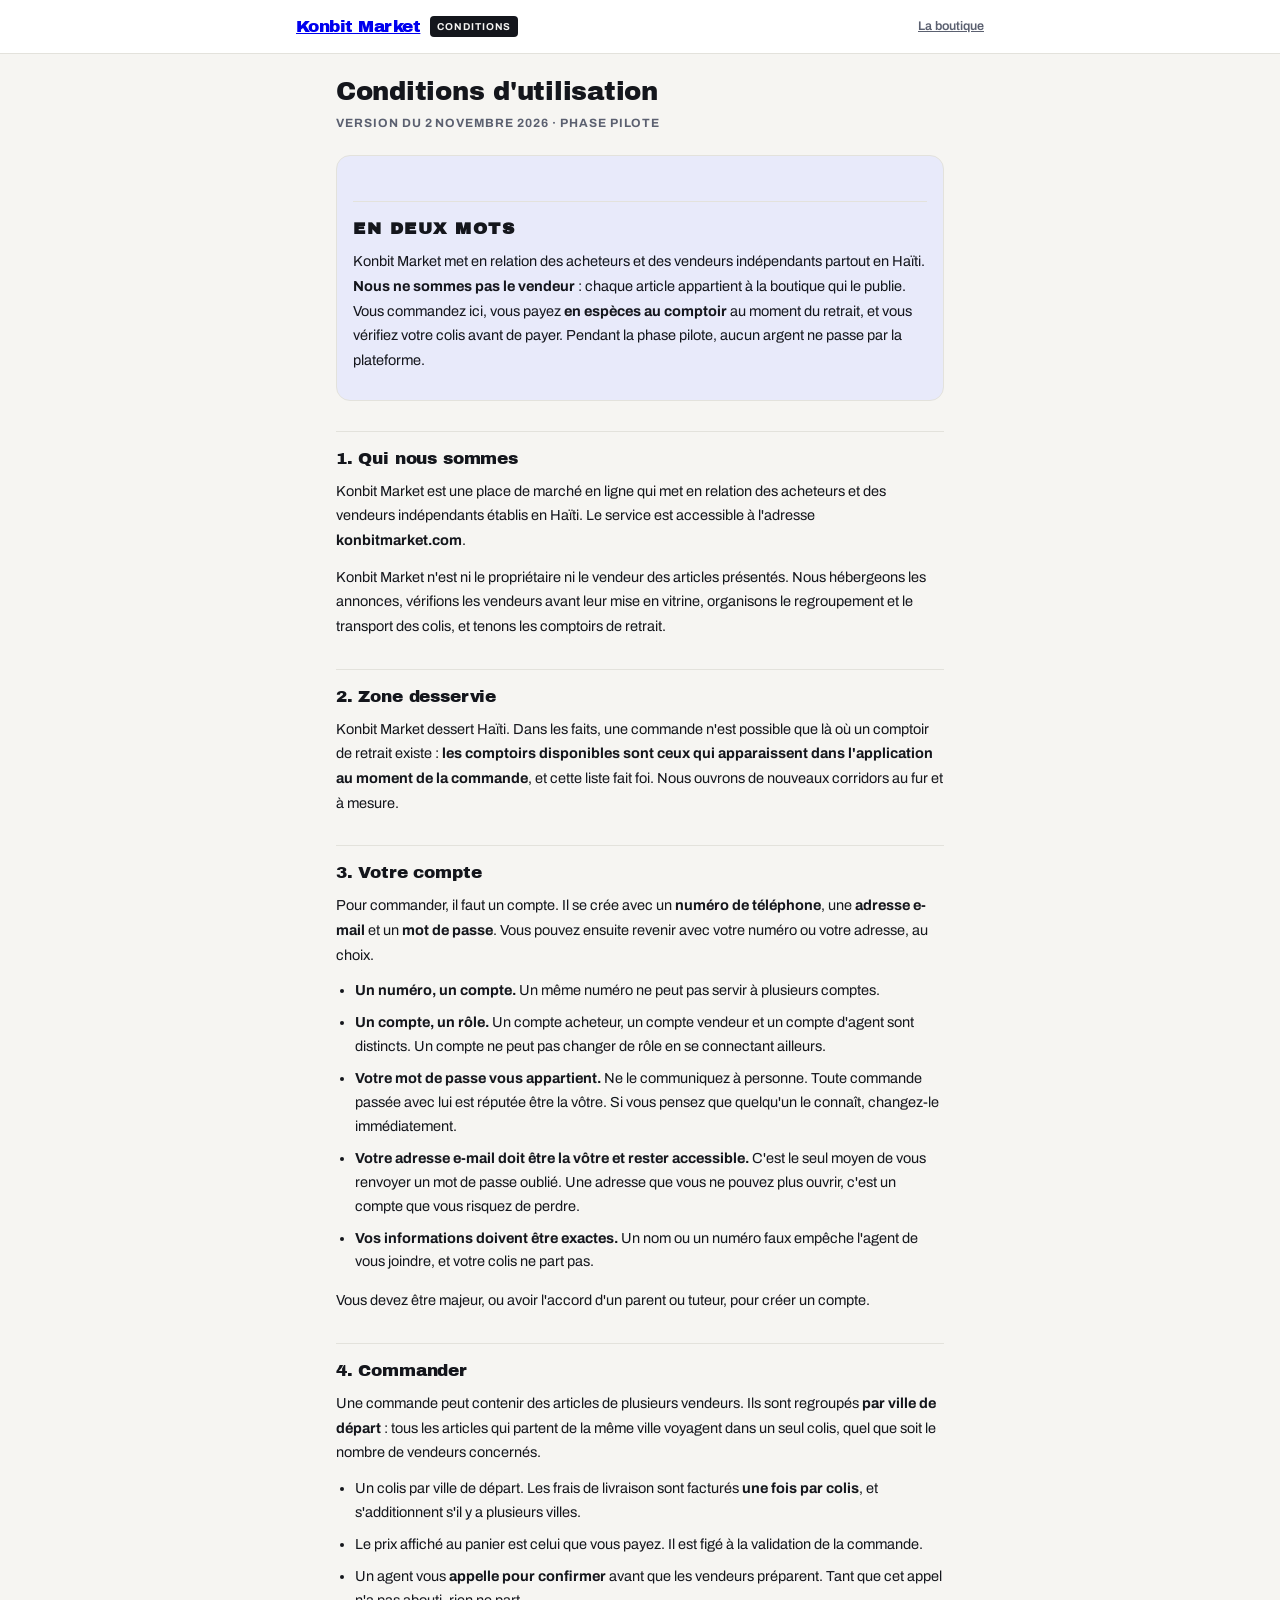
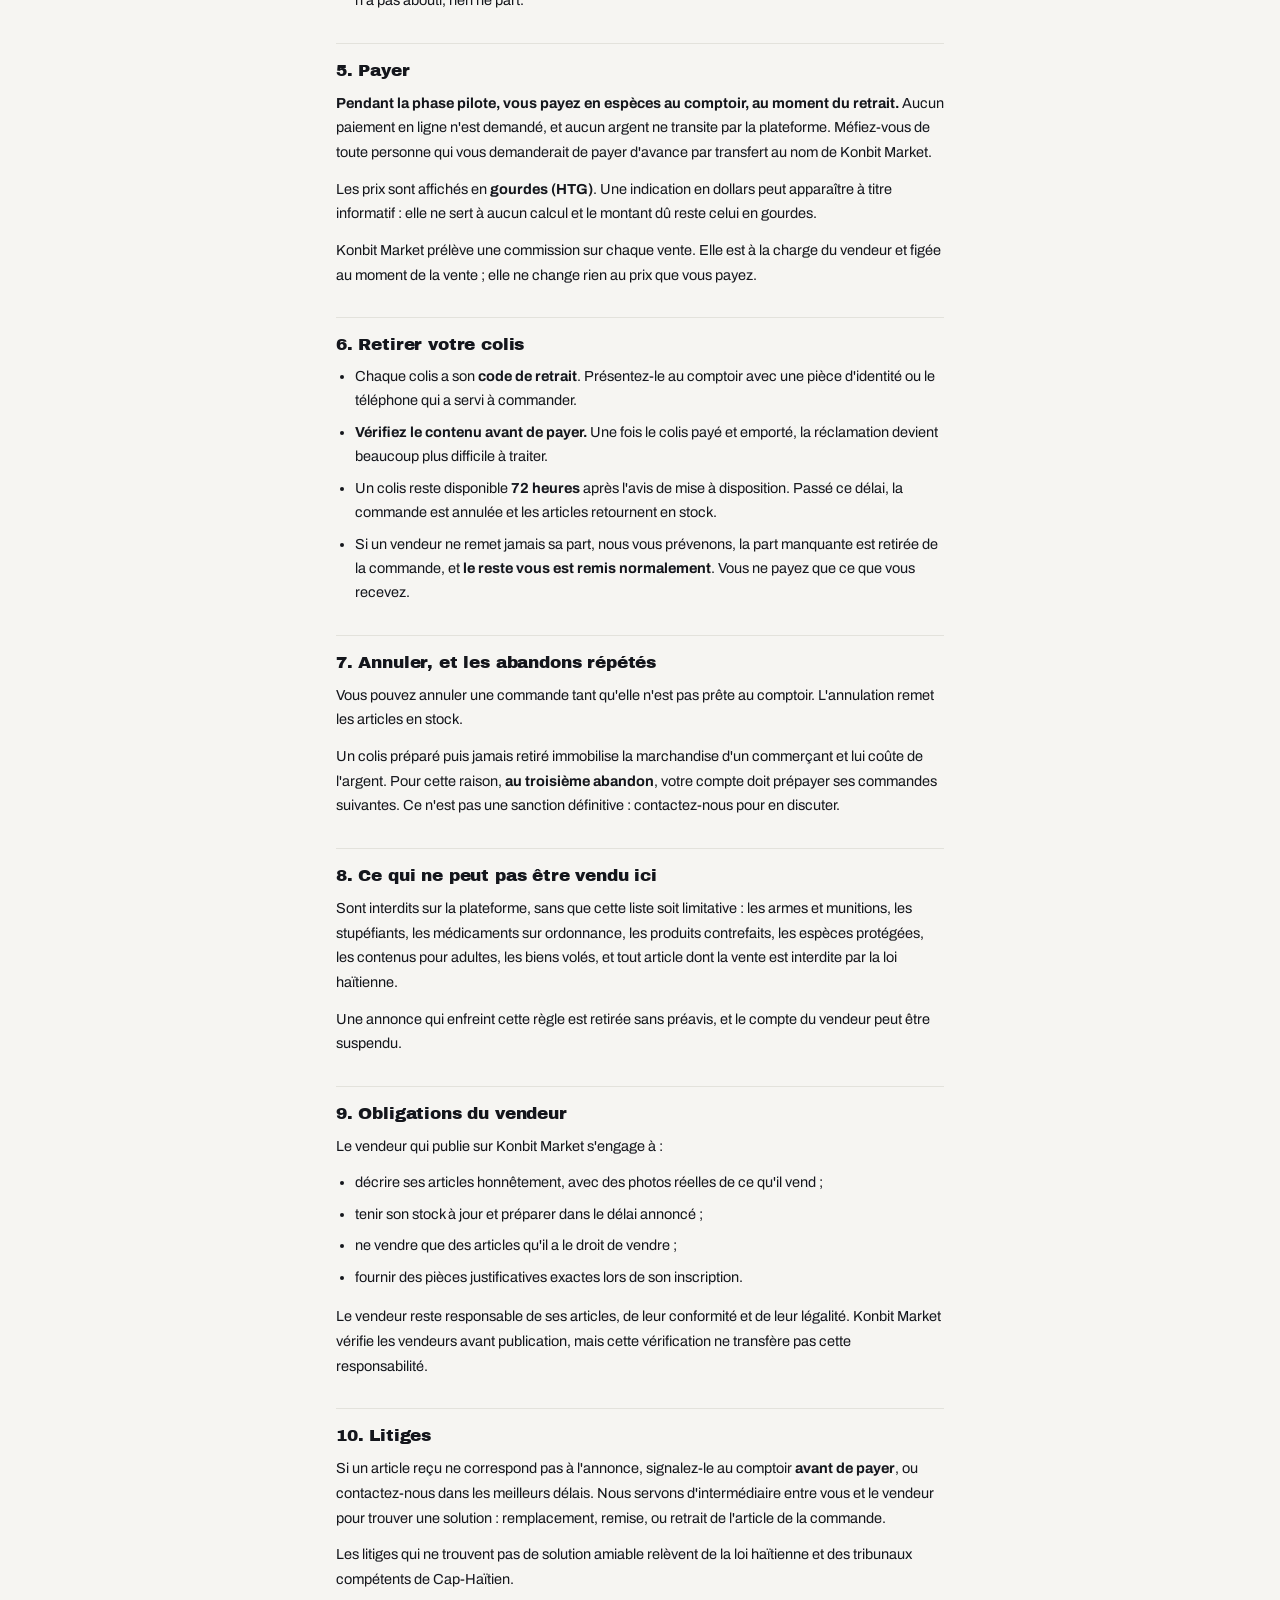
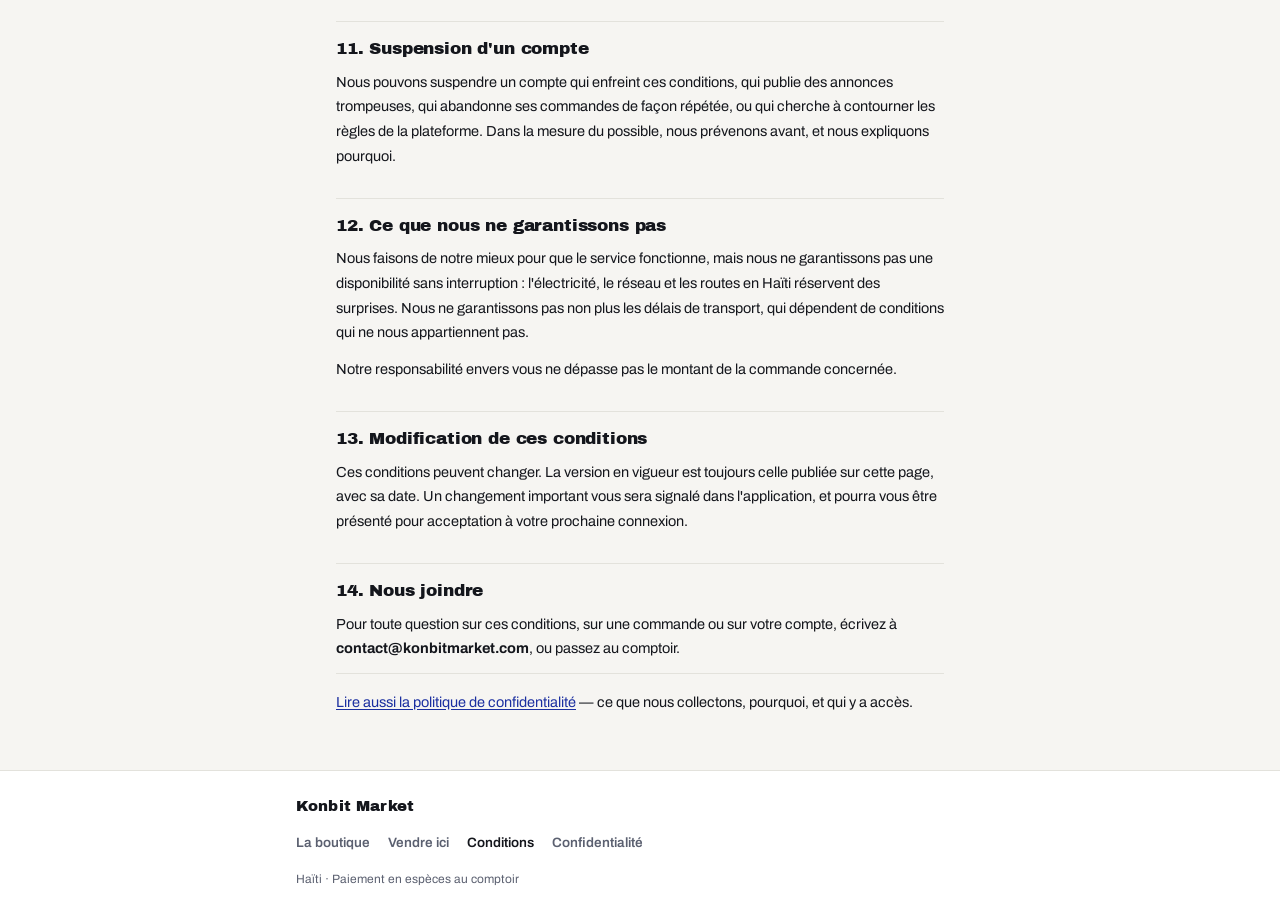
<file: conditions.html>
<!doctype html>
<html lang="fr">
<head>
<meta charset="utf-8">
<meta name="viewport" content="width=device-width, initial-scale=1, viewport-fit=cover">
<title>Conditions d'utilisation — Konbit Market</title>
<meta name="description" content="Les règles d'utilisation de Konbit Market : comptes, commandes, retrait au comptoir, paiement, annulation, litiges.">
<meta name="theme-color" content="#14161C">
<link rel="icon" href="icon.svg" type="image/svg+xml">
<link rel="preconnect" href="https://fonts.gstatic.com" crossorigin>
<link rel="stylesheet" href="https://fonts.googleapis.com/css2?family=Archivo:wght@400;500;600;700&family=Archivo+Black&display=swap">
<link rel="stylesheet" href="ui.css">
<link rel="stylesheet" href="legal.css">
<link rel="stylesheet" href="pied.css">
</head>
<body>

<header>
  <div class="wrap hbar">
    <a class="mark" href="index.html">Konbit Market</a>
    <span class="tag">CONDITIONS</span>
    <span class="spacer"></span>
    <a class="lien" href="index.html">La boutique</a>
  </div>
</header>

<main>
<article class="wrap doc">

  <h1>Conditions d'utilisation</h1>
  <p class="maj">Version du 2 novembre 2026 · Phase pilote</p>

  <div class="resume">
    <h2>En deux mots</h2>
    <p>Konbit Market met en relation des acheteurs et des vendeurs indépendants
    partout en Haïti. <b>Nous ne sommes pas le vendeur</b> : chaque article
    appartient à la boutique qui le publie. Vous commandez ici, vous payez
    <b>en espèces au comptoir</b> au moment du retrait, et vous vérifiez votre
    colis avant de payer. Pendant la phase pilote, aucun argent ne passe par la
    plateforme.</p>
  </div>

  <h2>1. Qui nous sommes</h2>
  <p>Konbit Market est une place de marché en ligne qui met en relation des
  acheteurs et des vendeurs indépendants établis en Haïti. Le service est
  accessible à l'adresse <b>konbitmarket.com</b>.</p>
  <p>Konbit Market n'est ni le propriétaire ni le vendeur des articles
  présentés. Nous hébergeons les annonces, vérifions les vendeurs avant leur
  mise en vitrine, organisons le regroupement et le transport des colis, et
  tenons les comptoirs de retrait.</p>

  <h2>2. Zone desservie</h2>
  <p>Konbit Market dessert Haïti. Dans les faits, une commande n'est
  possible que là où un comptoir de retrait existe : <b>les comptoirs
  disponibles sont ceux qui apparaissent dans l'application au moment de la
  commande</b>, et cette liste fait foi. Nous ouvrons de nouveaux corridors
  au fur et à mesure.</p>

  <h2>3. Votre compte</h2>
  <p>Pour commander, il faut un compte. Il se crée avec un <b>numéro de
  téléphone</b>, une <b>adresse e-mail</b> et un <b>mot de passe</b>. Vous
  pouvez ensuite revenir avec votre numéro ou votre adresse, au choix.</p>
  <ul>
    <li><b>Un numéro, un compte.</b> Un même numéro ne peut pas servir à
    plusieurs comptes.</li>
    <li><b>Un compte, un rôle.</b> Un compte acheteur, un compte vendeur et un
    compte d'agent sont distincts. Un compte ne peut pas changer de rôle en se
    connectant ailleurs.</li>
    <li><b>Votre mot de passe vous appartient.</b> Ne le communiquez à
    personne. Toute commande passée avec lui est réputée être la vôtre. Si
    vous pensez que quelqu'un le connaît, changez-le immédiatement.</li>
    <li><b>Votre adresse e-mail doit être la vôtre et rester accessible.</b>
    C'est le seul moyen de vous renvoyer un mot de passe oublié. Une adresse
    que vous ne pouvez plus ouvrir, c'est un compte que vous risquez de
    perdre.</li>
    <li><b>Vos informations doivent être exactes.</b> Un nom ou un numéro faux
    empêche l'agent de vous joindre, et votre colis ne part pas.</li>
  </ul>
  <p>Vous devez être majeur, ou avoir l'accord d'un parent ou tuteur, pour
  créer un compte.</p>

  <h2>4. Commander</h2>
  <p>Une commande peut contenir des articles de plusieurs vendeurs. Ils sont
  regroupés <b>par ville de départ</b> : tous les articles qui partent de la
  même ville voyagent dans un seul colis, quel que soit le nombre de vendeurs
  concernés.</p>
  <ul>
    <li>Un colis par ville de départ. Les frais de livraison sont facturés
    <b>une fois par colis</b>, et s'additionnent s'il y a plusieurs villes.</li>
    <li>Le prix affiché au panier est celui que vous payez. Il est figé à la
    validation de la commande.</li>
    <li>Un agent vous <b>appelle pour confirmer</b> avant que les vendeurs
    préparent. Tant que cet appel n'a pas abouti, rien ne part.</li>
  </ul>

  <h2>5. Payer</h2>
  <p><b>Pendant la phase pilote, vous payez en espèces au comptoir, au moment
  du retrait.</b> Aucun paiement en ligne n'est demandé, et aucun argent ne
  transite par la plateforme. Méfiez-vous de toute personne qui vous
  demanderait de payer d'avance par transfert au nom de Konbit Market.</p>
  <p>Les prix sont affichés en <b>gourdes (HTG)</b>. Une indication en dollars
  peut apparaître à titre informatif : elle ne sert à aucun calcul et le
  montant dû reste celui en gourdes.</p>
  <p>Konbit Market prélève une commission sur chaque vente. Elle est à la
  charge du vendeur et figée au moment de la vente ; elle ne change rien au
  prix que vous payez.</p>

  <h2>6. Retirer votre colis</h2>
  <ul>
    <li>Chaque colis a son <b>code de retrait</b>. Présentez-le au comptoir
    avec une pièce d'identité ou le téléphone qui a servi à commander.</li>
    <li><b>Vérifiez le contenu avant de payer.</b> Une fois le colis payé et
    emporté, la réclamation devient beaucoup plus difficile à traiter.</li>
    <li>Un colis reste disponible <b>72 heures</b> après l'avis de mise à
    disposition. Passé ce délai, la commande est annulée et les articles
    retournent en stock.</li>
    <li>Si un vendeur ne remet jamais sa part, nous vous prévenons, la part
    manquante est retirée de la commande, et <b>le reste vous est remis
    normalement</b>. Vous ne payez que ce que vous recevez.</li>
  </ul>

  <h2>7. Annuler, et les abandons répétés</h2>
  <p>Vous pouvez annuler une commande tant qu'elle n'est pas prête au comptoir.
  L'annulation remet les articles en stock.</p>
  <p>Un colis préparé puis jamais retiré immobilise la marchandise d'un
  commerçant et lui coûte de l'argent. Pour cette raison, <b>au troisième
  abandon</b>, votre compte doit prépayer ses commandes suivantes. Ce n'est pas
  une sanction définitive : contactez-nous pour en discuter.</p>

  <h2>8. Ce qui ne peut pas être vendu ici</h2>
  <p>Sont interdits sur la plateforme, sans que cette liste soit limitative :
  les armes et munitions, les stupéfiants, les médicaments sur ordonnance, les
  produits contrefaits, les espèces protégées, les contenus pour adultes, les
  biens volés, et tout article dont la vente est interdite par la loi
  haïtienne.</p>
  <p>Une annonce qui enfreint cette règle est retirée sans préavis, et le
  compte du vendeur peut être suspendu.</p>

  <h2>9. Obligations du vendeur</h2>
  <p>Le vendeur qui publie sur Konbit Market s'engage à :</p>
  <ul>
    <li>décrire ses articles honnêtement, avec des photos réelles de ce qu'il
    vend ;</li>
    <li>tenir son stock à jour et préparer dans le délai annoncé ;</li>
    <li>ne vendre que des articles qu'il a le droit de vendre ;</li>
    <li>fournir des pièces justificatives exactes lors de son inscription.</li>
  </ul>
  <p>Le vendeur reste responsable de ses articles, de leur conformité et de
  leur légalité. Konbit Market vérifie les vendeurs avant publication, mais
  cette vérification ne transfère pas cette responsabilité.</p>

  <h2>10. Litiges</h2>
  <p>Si un article reçu ne correspond pas à l'annonce, signalez-le au comptoir
  <b>avant de payer</b>, ou contactez-nous dans les meilleurs délais. Nous
  servons d'intermédiaire entre vous et le vendeur pour trouver une solution :
  remplacement, remise, ou retrait de l'article de la commande.</p>
  <p>Les litiges qui ne trouvent pas de solution amiable relèvent de la loi
  haïtienne et des tribunaux compétents de Cap-Haïtien.</p>

  <h2>11. Suspension d'un compte</h2>
  <p>Nous pouvons suspendre un compte qui enfreint ces conditions, qui publie
  des annonces trompeuses, qui abandonne ses commandes de façon répétée, ou qui
  cherche à contourner les règles de la plateforme. Dans la mesure du possible,
  nous prévenons avant, et nous expliquons pourquoi.</p>

  <h2>12. Ce que nous ne garantissons pas</h2>
  <p>Nous faisons de notre mieux pour que le service fonctionne, mais nous ne
  garantissons pas une disponibilité sans interruption : l'électricité, le
  réseau et les routes en Haïti réservent des surprises. Nous ne garantissons
  pas non plus les délais de transport, qui dépendent de conditions qui ne nous
  appartiennent pas.</p>
  <p>Notre responsabilité envers vous ne dépasse pas le montant de la commande
  concernée.</p>

  <h2>13. Modification de ces conditions</h2>
  <p>Ces conditions peuvent changer. La version en vigueur est toujours celle
  publiée sur cette page, avec sa date. Un changement important vous sera
  signalé dans l'application, et pourra vous être présenté pour acceptation à
  votre prochaine connexion.</p>

  <h2>14. Nous joindre</h2>
  <p>Pour toute question sur ces conditions, sur une commande ou sur votre
  compte, écrivez à <b>contact@konbitmarket.com</b>, ou passez au comptoir.</p>

  <p class="fin"><a href="confidentialite.html">Lire aussi la politique de
  confidentialité</a> — ce que nous collectons, pourquoi, et qui y a accès.</p>

</article>
</main>

<footer class="pied">
  <div class="wrap">
    <p class="piedmarque">Konbit Market</p>
    <nav class="piedliens">
      <a href="index.html">La boutique</a>
      <a href="devenir-vendeur.html">Vendre ici</a>
      <a href="conditions.html" aria-current="page">Conditions</a>
      <a href="confidentialite.html">Confidentialité</a>
    </nav>
    <p class="piednote">Haïti · Paiement en espèces au comptoir</p>
  </div>
</footer>

</body>
</html>
</file>
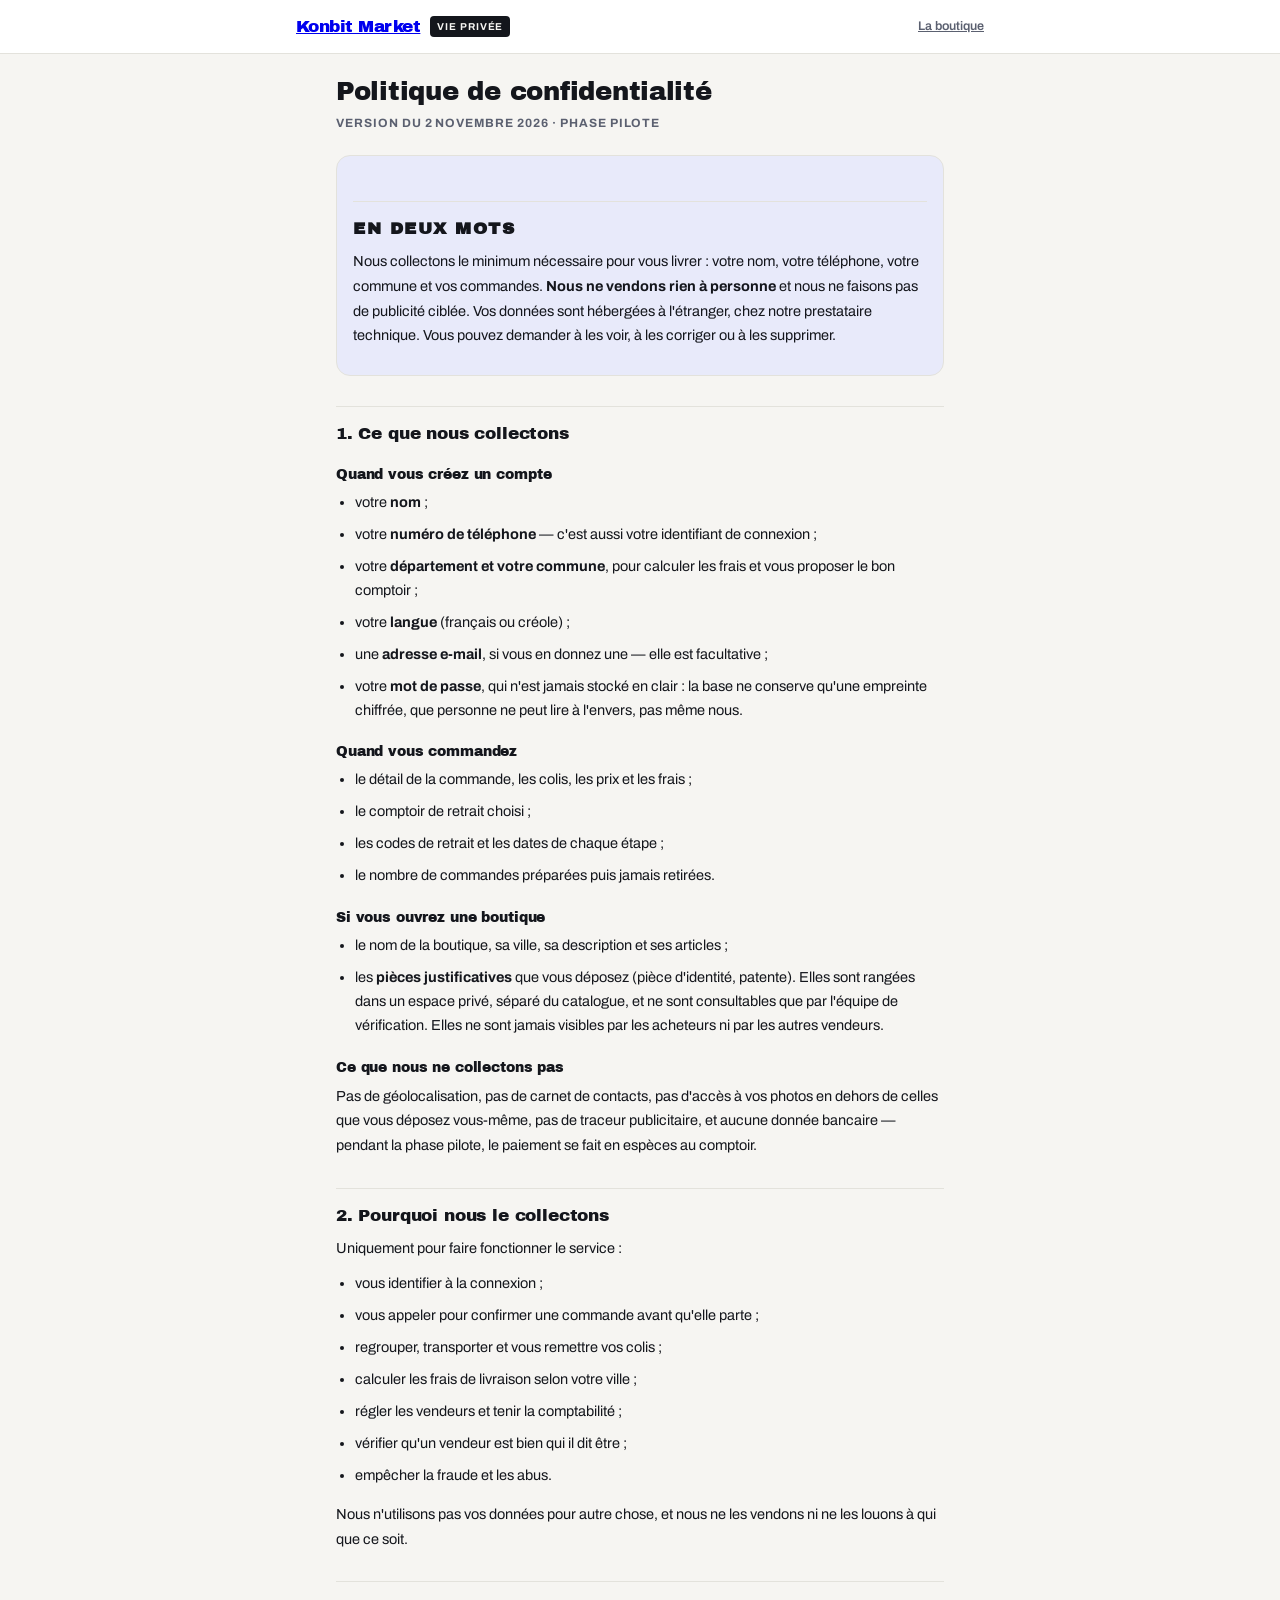
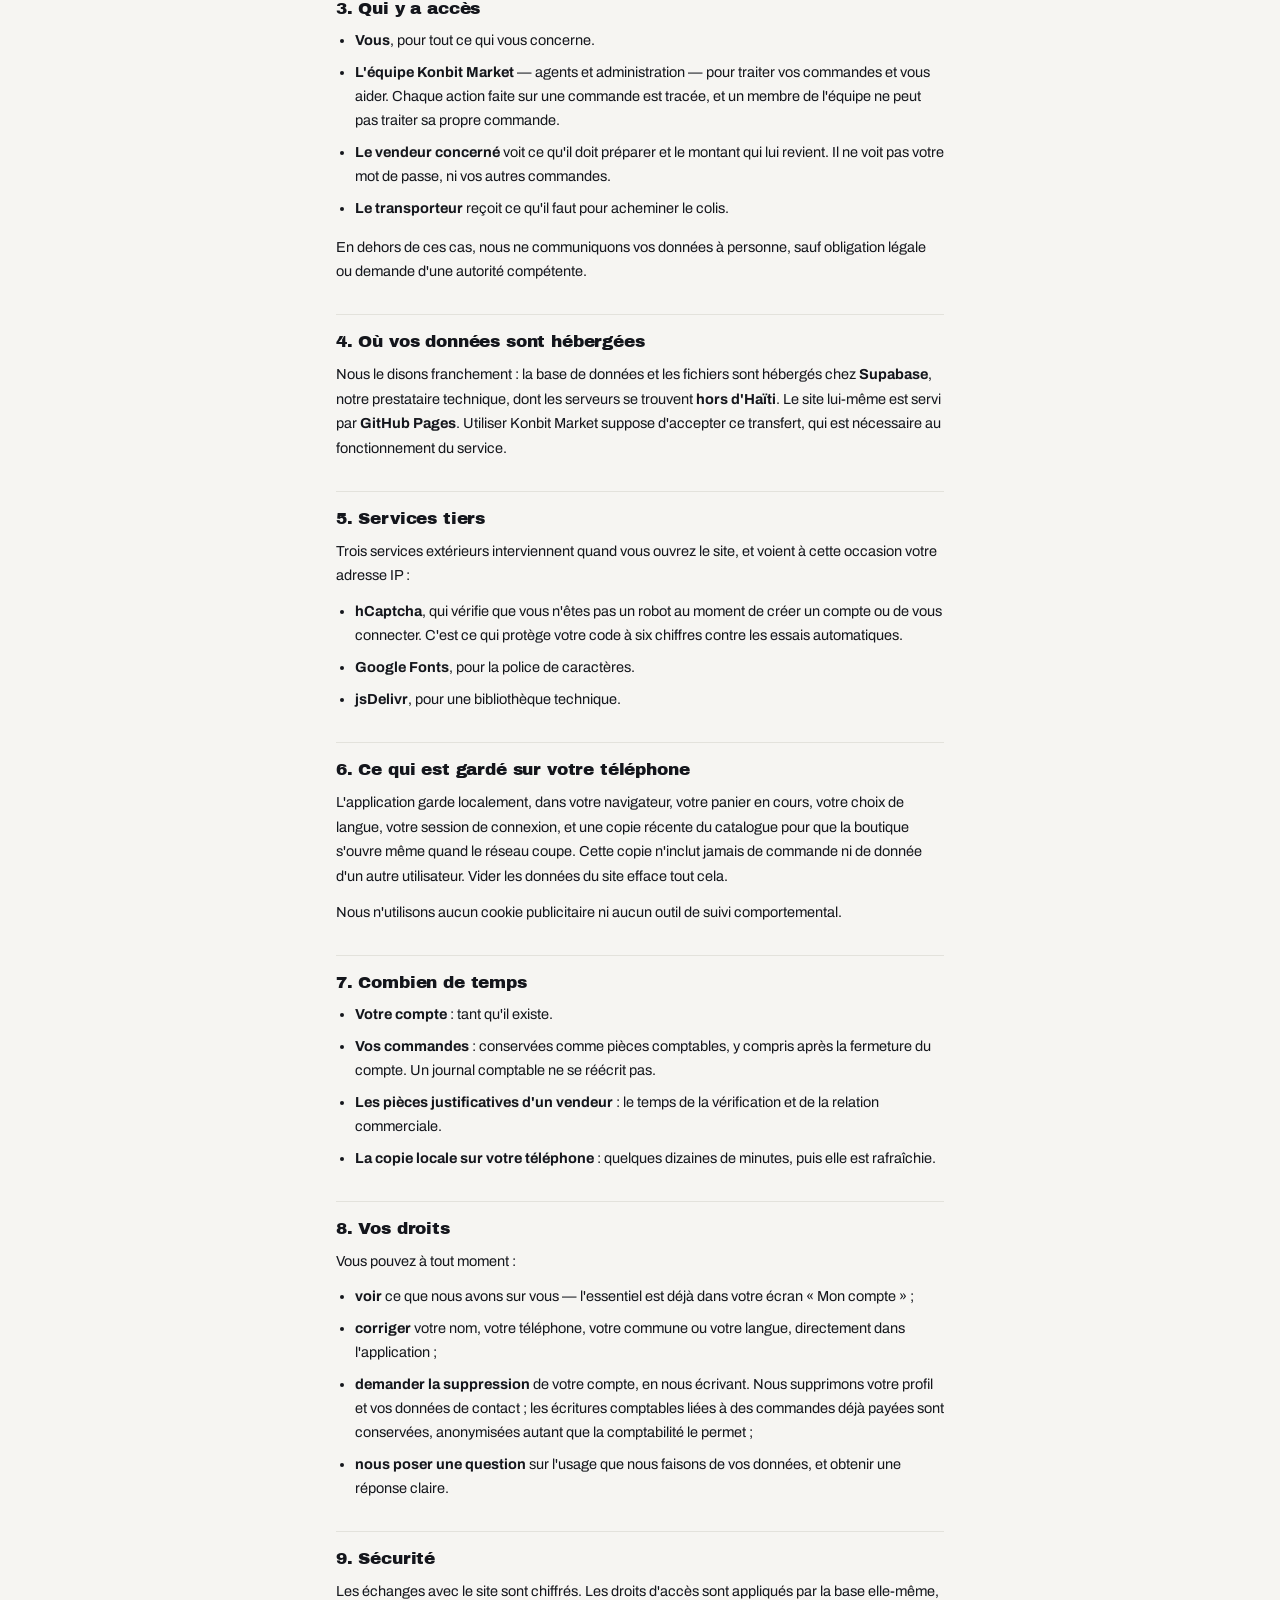
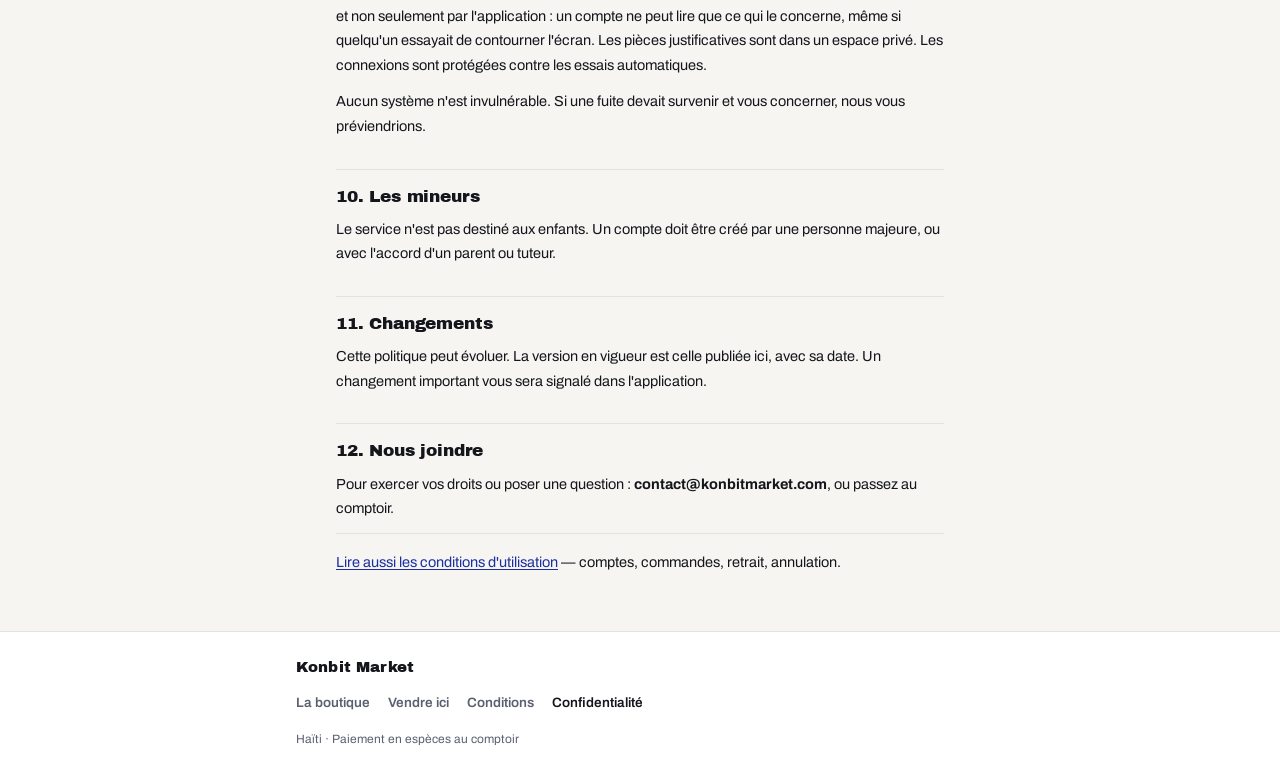
<file: confidentialite.html>
<!doctype html>
<html lang="fr">
<head>
<meta charset="utf-8">
<meta name="viewport" content="width=device-width, initial-scale=1, viewport-fit=cover">
<title>Politique de confidentialité — Konbit Market</title>
<meta name="description" content="Ce que Konbit Market collecte, pourquoi, qui y a accès, où c'est hébergé, et comment faire corriger ou supprimer vos données.">
<meta name="theme-color" content="#14161C">
<link rel="icon" href="icon.svg" type="image/svg+xml">
<link rel="preconnect" href="https://fonts.gstatic.com" crossorigin>
<link rel="stylesheet" href="https://fonts.googleapis.com/css2?family=Archivo:wght@400;500;600;700&family=Archivo+Black&display=swap">
<link rel="stylesheet" href="ui.css">
<link rel="stylesheet" href="legal.css">
<link rel="stylesheet" href="pied.css">
</head>
<body>

<header>
  <div class="wrap hbar">
    <a class="mark" href="index.html">Konbit Market</a>
    <span class="tag">VIE PRIVÉE</span>
    <span class="spacer"></span>
    <a class="lien" href="index.html">La boutique</a>
  </div>
</header>

<main>
<article class="wrap doc">

  <h1>Politique de confidentialité</h1>
  <p class="maj">Version du 2 novembre 2026 · Phase pilote</p>

  <div class="resume">
    <h2>En deux mots</h2>
    <p>Nous collectons le minimum nécessaire pour vous livrer : votre nom,
    votre téléphone, votre commune et vos commandes. <b>Nous ne vendons rien à
    personne</b> et nous ne faisons pas de publicité ciblée. Vos données sont
    hébergées à l'étranger, chez notre prestataire technique. Vous pouvez
    demander à les voir, à les corriger ou à les supprimer.</p>
  </div>

  <h2>1. Ce que nous collectons</h2>

  <h3>Quand vous créez un compte</h3>
  <ul>
    <li>votre <b>nom</b> ;</li>
    <li>votre <b>numéro de téléphone</b> — c'est aussi votre identifiant de
    connexion ;</li>
    <li>votre <b>département et votre commune</b>, pour calculer les frais et
    vous proposer le bon comptoir ;</li>
    <li>votre <b>langue</b> (français ou créole) ;</li>
    <li>une <b>adresse e-mail</b>, si vous en donnez une — elle est
    facultative ;</li>
    <li>votre <b>mot de passe</b>, qui n'est jamais stocké en clair : la base ne
    conserve qu'une empreinte chiffrée, que personne ne peut lire à l'envers,
    pas même nous.</li>
  </ul>

  <h3>Quand vous commandez</h3>
  <ul>
    <li>le détail de la commande, les colis, les prix et les frais ;</li>
    <li>le comptoir de retrait choisi ;</li>
    <li>les codes de retrait et les dates de chaque étape ;</li>
    <li>le nombre de commandes préparées puis jamais retirées.</li>
  </ul>

  <h3>Si vous ouvrez une boutique</h3>
  <ul>
    <li>le nom de la boutique, sa ville, sa description et ses articles ;</li>
    <li>les <b>pièces justificatives</b> que vous déposez (pièce d'identité,
    patente). Elles sont rangées dans un espace privé, séparé du catalogue, et
    ne sont consultables que par l'équipe de vérification. Elles ne sont jamais
    visibles par les acheteurs ni par les autres vendeurs.</li>
  </ul>

  <h3>Ce que nous ne collectons pas</h3>
  <p>Pas de géolocalisation, pas de carnet de contacts, pas d'accès à vos
  photos en dehors de celles que vous déposez vous-même, pas de traceur
  publicitaire, et aucune donnée bancaire — pendant la phase pilote, le
  paiement se fait en espèces au comptoir.</p>

  <h2>2. Pourquoi nous le collectons</h2>
  <p>Uniquement pour faire fonctionner le service :</p>
  <ul>
    <li>vous identifier à la connexion ;</li>
    <li>vous appeler pour confirmer une commande avant qu'elle parte ;</li>
    <li>regrouper, transporter et vous remettre vos colis ;</li>
    <li>calculer les frais de livraison selon votre ville ;</li>
    <li>régler les vendeurs et tenir la comptabilité ;</li>
    <li>vérifier qu'un vendeur est bien qui il dit être ;</li>
    <li>empêcher la fraude et les abus.</li>
  </ul>
  <p>Nous n'utilisons pas vos données pour autre chose, et nous ne les vendons
  ni ne les louons à qui que ce soit.</p>

  <h2>3. Qui y a accès</h2>
  <ul>
    <li><b>Vous</b>, pour tout ce qui vous concerne.</li>
    <li><b>L'équipe Konbit Market</b> — agents et administration — pour traiter
    vos commandes et vous aider. Chaque action faite sur une commande est
    tracée, et un membre de l'équipe ne peut pas traiter sa propre
    commande.</li>
    <li><b>Le vendeur concerné</b> voit ce qu'il doit préparer et le montant
    qui lui revient. Il ne voit pas votre mot de passe, ni vos autres
    commandes.</li>
    <li><b>Le transporteur</b> reçoit ce qu'il faut pour acheminer le colis.</li>
  </ul>
  <p>En dehors de ces cas, nous ne communiquons vos données à personne, sauf
  obligation légale ou demande d'une autorité compétente.</p>

  <h2>4. Où vos données sont hébergées</h2>
  <p>Nous le disons franchement : la base de données et les fichiers sont
  hébergés chez <b>Supabase</b>, notre prestataire technique, dont les serveurs
  se trouvent <b>hors d'Haïti</b>. Le site lui-même est servi par <b>GitHub
  Pages</b>. Utiliser Konbit Market suppose d'accepter ce transfert, qui est
  nécessaire au fonctionnement du service.</p>

  <h2>5. Services tiers</h2>
  <p>Trois services extérieurs interviennent quand vous ouvrez le site, et
  voient à cette occasion votre adresse IP :</p>
  <ul>
    <li><b>hCaptcha</b>, qui vérifie que vous n'êtes pas un robot au moment de
    créer un compte ou de vous connecter. C'est ce qui protège votre code à six
    chiffres contre les essais automatiques.</li>
    <li><b>Google Fonts</b>, pour la police de caractères.</li>
    <li><b>jsDelivr</b>, pour une bibliothèque technique.</li>
  </ul>

  <h2>6. Ce qui est gardé sur votre téléphone</h2>
  <p>L'application garde localement, dans votre navigateur, votre panier en
  cours, votre choix de langue, votre session de connexion, et une copie
  récente du catalogue pour que la boutique s'ouvre même quand le réseau coupe.
  Cette copie n'inclut jamais de commande ni de donnée d'un autre utilisateur.
  Vider les données du site efface tout cela.</p>
  <p>Nous n'utilisons aucun cookie publicitaire ni aucun outil de suivi
  comportemental.</p>

  <h2>7. Combien de temps</h2>
  <ul>
    <li><b>Votre compte</b> : tant qu'il existe.</li>
    <li><b>Vos commandes</b> : conservées comme pièces comptables, y compris
    après la fermeture du compte. Un journal comptable ne se réécrit pas.</li>
    <li><b>Les pièces justificatives d'un vendeur</b> : le temps de la
    vérification et de la relation commerciale.</li>
    <li><b>La copie locale sur votre téléphone</b> : quelques dizaines de
    minutes, puis elle est rafraîchie.</li>
  </ul>

  <h2>8. Vos droits</h2>
  <p>Vous pouvez à tout moment :</p>
  <ul>
    <li><b>voir</b> ce que nous avons sur vous — l'essentiel est déjà dans
    votre écran « Mon compte » ;</li>
    <li><b>corriger</b> votre nom, votre téléphone, votre commune ou votre
    langue, directement dans l'application ;</li>
    <li><b>demander la suppression</b> de votre compte, en nous écrivant. Nous
    supprimons votre profil et vos données de contact ; les écritures
    comptables liées à des commandes déjà payées sont conservées, anonymisées
    autant que la comptabilité le permet ;</li>
    <li><b>nous poser une question</b> sur l'usage que nous faisons de vos
    données, et obtenir une réponse claire.</li>
  </ul>

  <h2>9. Sécurité</h2>
  <p>Les échanges avec le site sont chiffrés. Les droits d'accès sont appliqués
  par la base elle-même, et non seulement par l'application : un compte ne peut
  lire que ce qui le concerne, même si quelqu'un essayait de contourner
  l'écran. Les pièces justificatives sont dans un espace privé. Les connexions
  sont protégées contre les essais automatiques.</p>
  <p>Aucun système n'est invulnérable. Si une fuite devait survenir et vous
  concerner, nous vous préviendrions.</p>

  <h2>10. Les mineurs</h2>
  <p>Le service n'est pas destiné aux enfants. Un compte doit être créé par une
  personne majeure, ou avec l'accord d'un parent ou tuteur.</p>

  <h2>11. Changements</h2>
  <p>Cette politique peut évoluer. La version en vigueur est celle publiée ici,
  avec sa date. Un changement important vous sera signalé dans l'application.</p>

  <h2>12. Nous joindre</h2>
  <p>Pour exercer vos droits ou poser une question :
  <b>contact@konbitmarket.com</b>, ou passez au comptoir.</p>

  <p class="fin"><a href="conditions.html">Lire aussi les conditions
  d'utilisation</a> — comptes, commandes, retrait, annulation.</p>

</article>
</main>

<footer class="pied">
  <div class="wrap">
    <p class="piedmarque">Konbit Market</p>
    <nav class="piedliens">
      <a href="index.html">La boutique</a>
      <a href="devenir-vendeur.html">Vendre ici</a>
      <a href="conditions.html">Conditions</a>
      <a href="confidentialite.html" aria-current="page">Confidentialité</a>
    </nav>
    <p class="piednote">Haïti · Paiement en espèces au comptoir</p>
  </div>
</footer>

</body>
</html>
</file>
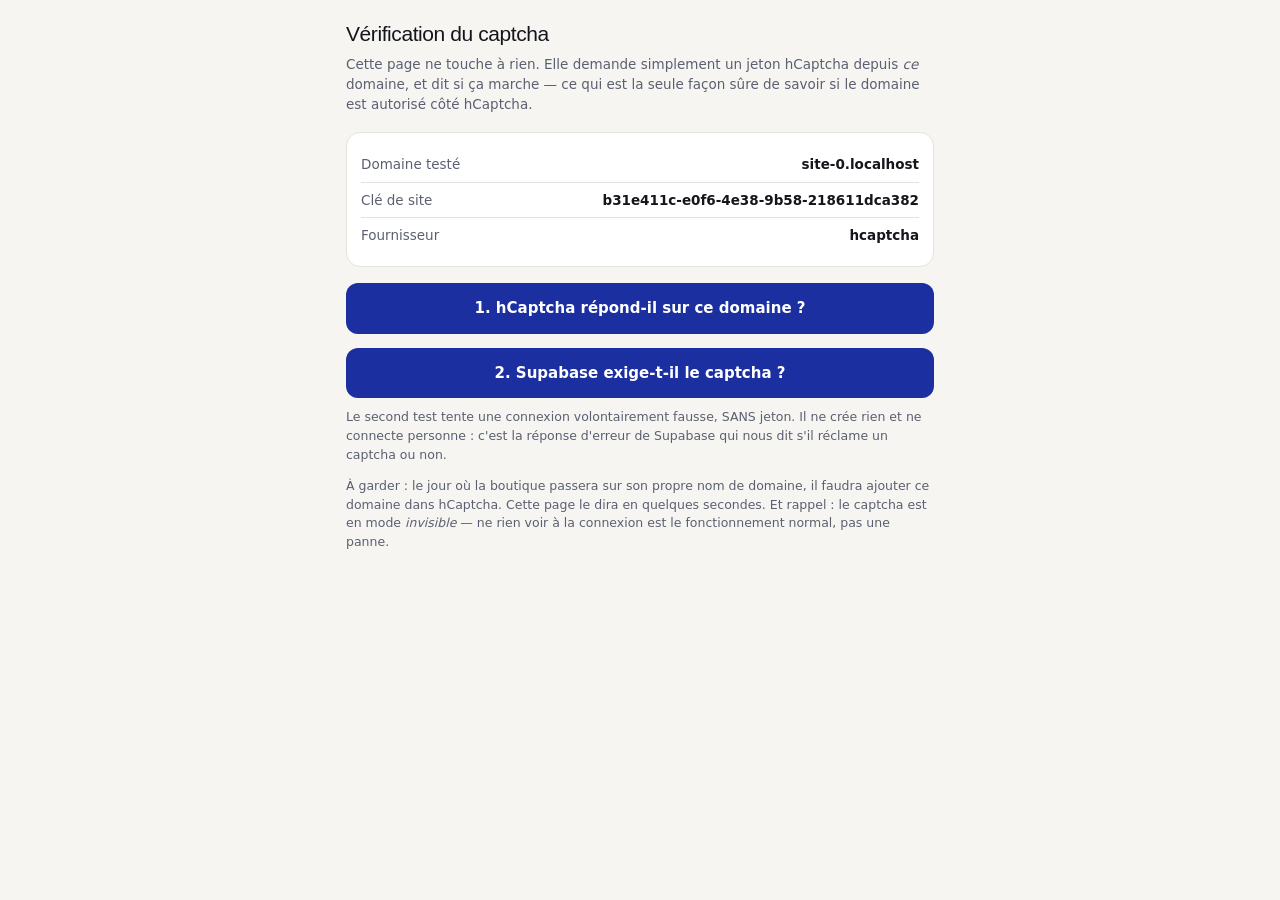
<file: verif-captcha.html>
<!doctype html>
<html lang="fr">
<head>
<meta charset="utf-8">
<meta name="viewport" content="width=device-width, initial-scale=1, viewport-fit=cover">
<title>Vérification du captcha — Konbit Market</title>
<meta name="robots" content="noindex">
<link rel="stylesheet" href="ui.css">
<style>
  .page{max-width:620px;margin:0 auto;padding:18px 16px 40px}
  h1{font-family:var(--display);font-size:21px;letter-spacing:-.02em;margin:0 0 4px}
  .sous{color:var(--ink-soft);font-size:13.5px;margin:0 0 18px}
  .carte{border:1px solid var(--line);border-radius:14px;background:var(--surface);
    padding:14px;margin-bottom:12px}
  .ligne{display:flex;justify-content:space-between;gap:12px;padding:7px 0;
    border-bottom:1px solid var(--line);font-size:13.5px}
  .ligne:last-child{border-bottom:0}
  .ligne span:first-child{color:var(--ink-soft);flex:none}
  .ligne strong{text-align:right;word-break:break-all;font-variant-numeric:tabular-nums}
  button{width:100%;border:0;border-radius:12px;padding:14px;font:inherit;font-weight:700;
    background:var(--brand);color:var(--brand-ink);margin-top:4px}
  button[disabled]{opacity:.55}
  .verdict{border-radius:12px;padding:13px;margin-top:12px;font-size:14px;line-height:1.55}
  .vrai{background:color-mix(in srgb,var(--ok) 16%,transparent);
    border:1px solid var(--ok);color:var(--ink)}
  .faux{background:color-mix(in srgb,var(--hot) 14%,transparent);
    border:1px solid var(--hot);color:var(--ink)}
  .attente{background:var(--brand-soft);border:1px solid var(--line);color:var(--ink)}
  .verdict strong{display:block;margin-bottom:5px;font-size:15px}
  .quoi{font-size:12.5px;color:var(--ink-soft);margin-top:10px}
  code{font-size:12px;word-break:break-all}
</style>
</head>
<body>
<div class="page">

  <h1>Vérification du captcha</h1>
  <p class="sous">Cette page ne touche à rien. Elle demande simplement un jeton
    hCaptcha depuis <em>ce</em> domaine, et dit si ça marche — ce qui est la
    seule façon sûre de savoir si le domaine est autorisé côté hCaptcha.</p>

  <div class="carte">
    <div class="ligne"><span>Domaine testé</span><strong id="hote">—</strong></div>
    <div class="ligne"><span>Clé de site</span><strong id="cle">—</strong></div>
    <div class="ligne"><span>Fournisseur</span><strong id="fournisseur">—</strong></div>
  </div>

  <button id="tester">1. hCaptcha répond-il sur ce domaine ?</button>
  <div id="verdict"></div>

  <button id="exige" style="margin-top:14px">2. Supabase exige-t-il le captcha ?</button>
  <div id="verdict2"></div>
  <p class="quoi">Le second test tente une connexion volontairement fausse,
    SANS jeton. Il ne crée rien et ne connecte personne : c'est la réponse
    d'erreur de Supabase qui nous dit s'il réclame un captcha ou non.</p>

  <p class="quoi">À garder : le jour où la boutique passera sur son propre nom de
    domaine, il faudra ajouter ce domaine dans hCaptcha. Cette page le dira en
    quelques secondes. Et rappel : le captcha est en mode <em>invisible</em> —
    ne rien voir à la connexion est le fonctionnement normal, pas une panne.</p>

</div>

<div id="boite" style="display:none"></div>

<script src="config.js"></script>
<script>
/* Page de diagnostic autonome.

   Elle ne charge NI la librairie Supabase NI api.js : si le captcha ne
   marche pas, on veut savoir si c'est le captcha, et rien d'autre. Le
   code hCaptcha est donc répété ici en quelques lignes, volontairement.

   La clé de site est publique par nature — c'est le secret, côté
   Supabase, qui ne doit jamais sortir. */

const el = function (id) { return document.getElementById(id); };
const conf = (window.CONFIG && CONFIG.captcha) || {};

el('hote').textContent = location.hostname || '(fichier local)';
el('cle').textContent = conf.cleSite || '— aucune —';
el('fournisseur').textContent = conf.fournisseur || '—';

function dire(classe, titre, texte) {
  el('verdict').innerHTML = '<div class="verdict ' + classe + '"><strong>' +
    titre + '</strong>' + texte + '</div>';
}

function chargerHCaptcha() {
  return new Promise(function (resolve, reject) {
    if (window.hcaptcha) { resolve(window.hcaptcha); return; }
    window.blPret = function () { resolve(window.hcaptcha); };
    const sc = document.createElement('script');
    sc.src = 'https://js.hcaptcha.com/1/api.js?render=explicit&onload=blPret';
    sc.async = true; sc.defer = true;
    sc.onerror = function () { reject(new Error('reseau')); };
    document.head.appendChild(sc);
    setTimeout(function () { reject(new Error('lent')); }, 20000);
  });
}

let widget = null;

el('tester').addEventListener('click', async function () {
  const b = el('tester');
  b.disabled = true;
  b.textContent = 'Test en cours…';
  dire('attente', 'Patientez', 'La librairie hCaptcha est en train de se charger, ' +
    'puis un jeton est demandé. Quelques secondes sur une connexion mobile.');

  if (!conf.cleSite) {
    dire('faux', 'Aucune clé de site',
      'Le champ <code>captcha.cleSite</code> de <code>config.js</code> est vide. ' +
      'Rien ne peut être testé tant qu’il n’est pas rempli.');
    b.disabled = false; b.textContent = 'Tester maintenant';
    return;
  }

  let api;
  try {
    api = await chargerHCaptcha();
  } catch (e) {
    dire('faux', 'La librairie hCaptcha ne se charge pas',
      e.message === 'lent'
        ? 'Elle a mis plus de vingt secondes. C’est probablement la connexion. ' +
          'Réessayez sur une meilleure liaison avant de conclure.'
        : 'Le navigateur n’a pas pu joindre <code>js.hcaptcha.com</code>. ' +
          'Un bloqueur de publicité ou un VPN peut en être la cause — Brave ' +
          'bloque parfois ce genre de script. Essayez avec les boucliers baissés.');
    b.disabled = false; b.textContent = 'Réessayer';
    return;
  }

  try {
    if (widget === null) {
      widget = api.render(el('boite'), { sitekey: conf.cleSite, size: 'invisible' });
    }
    const r = await api.execute(widget, { async: true });
    api.reset(widget);
    const jeton = (r && r.response) || '';
    if (!jeton) throw new Error('jeton vide');
    dire('vrai', 'Tout est en ordre',
      'hCaptcha a délivré un jeton pour <code>' + location.hostname + '</code>. ' +
      'Le domaine est donc bien autorisé, et le câblage de l’application ' +
      'fonctionne. Vous pouvez coller le secret dans Supabase et activer la ' +
      'protection.<br><br><code>' + jeton.slice(0, 28) + '…</code>');
  } catch (e) {
    api.reset(widget);
    dire('faux', 'hCaptcha a refusé',
      'Le plus souvent, c’est que <code>' + location.hostname + '</code> ne ' +
      'figure pas dans les domaines autorisés de ce site hCaptcha. ' +
      'Ouvrez <code>dashboard.hcaptcha.com</code>, section <em>Sites</em>, ' +
      'choisissez le site de cette clé, et ajoutez-le à la liste des ' +
      '<em>Hostnames</em>. Attendez une minute, puis retestez ici.<br><br>' +
      'Vérifiez aussi que la clé affichée plus haut est bien celle de ce ' +
      'site-là. Message technique : <code>' +
      String(e && e.message ? e.message : e) + '</code>');
  }
  b.disabled = false;
  b.textContent = 'Retester';
});

/* Deuxième test : est-ce que Supabase RÉCLAME un jeton ?

   On tente une connexion avec une adresse qui n'existe pas et sans
   jeton. Rien n'est créé, personne n'est connecté. Seule la réponse
   d'erreur nous intéresse :

   - « identifiants invalides » → le captcha n'est pas exigé. Le
     secret n'est pas enregistré côté Supabase, ou la protection est
     restée éteinte ;
   - une erreur qui parle de captcha → la protection est bien active,
     et c'est l'application qui fournit le jeton au quotidien. */
function dire2(classe, titre, texte) {
  document.getElementById('verdict2').innerHTML =
    '<div class="verdict ' + classe + '"><strong>' + titre + '</strong>' + texte + '</div>';
}

document.getElementById('exige').addEventListener('click', async function () {
  const b = this;
  b.disabled = true;
  b.textContent = 'Test en cours…';
  dire2('attente', 'Patientez', 'Une connexion volontairement fausse est envoyée.');

  try {
    const rep = await fetch(CONFIG.supabaseUrl + '/auth/v1/token?grant_type=password', {
      method: 'POST',
      headers: { 'apikey': CONFIG.supabaseKey, 'Content-Type': 'application/json' },
      body: JSON.stringify({
        email: 'test-captcha-' + Date.now() + '@lakay.local',
        password: 'xxxxxx'
      })
    });
    const texte = await rep.text();
    const parleDeCaptcha = /captcha/i.test(texte);

    if (parleDeCaptcha) {
      dire2('vrai', 'La protection est ACTIVE',
        'Supabase a refusé une tentative sans jeton. Le captcha est donc bien ' +
        'exigé, et c\u2019est l\u2019application qui fournit le jeton silencieusement ' +
        '\u00e0 chaque connexion. Rien \u00e0 voir \u00e0 l\u2019\u00e9cran : c\u2019est voulu.<br><br>' +
        '<code>' + texte.slice(0, 160) + '</code>');
    } else {
      dire2('faux', 'La protection n\u2019est PAS active',
        'Supabase a r\u00e9pondu sans parler de captcha : il accepte donc les ' +
        'tentatives sans jeton. Le secret n\u2019est probablement pas enregistr\u00e9, ' +
        'ou l\u2019interrupteur est rest\u00e9 \u00e9teint. Retourne dans Authentication, ' +
        'Attack Protection, colle le secret hCaptcha et appuie sur ' +
        '<em>Save changes</em>.<br><br><code>' + texte.slice(0, 160) + '</code>');
    }
  } catch (e) {
    dire2('faux', 'Test impossible',
      'La requ\u00eate n\u2019a pas abouti : ' + String(e && e.message ? e.message : e));
  }
  b.disabled = false;
  b.textContent = 'Retester';
});
</script>
</body>
</html>
</file>
<file: ui.css>
/* ============================================================
   Konbit Market — styles communs aux ecrans d'equipe
   (vendeur, agent, administration)

   Un seul fichier pour les trois : ils partagent la meme grammaire
   visuelle, et une correction faite ici vaut pour tous.
   Layout : outil de terrain. Quelqu'un debout, un telephone dans
   une main. Cibles tactiles larges, une colonne, l'action la plus
   frequente en haut.
   ============================================================ */

:root{
  --bg:#F6F5F2; --surface:#FFFFFF; --ink:#14161C; --ink-soft:#5B6070; --line:#E3E2DC;
  --brand:#1B2FA0; --brand-ink:#FFFFFF; --brand-soft:#E8EAFA;
  --hot:#C8102E; --ok:#1A7F4B; --warn:#8A5A00; --warn-soft:#FBF0DC;
  --display:'Archivo Black','Arial Black',Impact,sans-serif;
  --body:'Archivo',system-ui,-apple-system,'Segoe UI',sans-serif;
  color-scheme:light;
  padding-top:env(safe-area-inset-top,0px);
  padding-bottom:env(safe-area-inset-bottom,0px);
}
@media (prefers-color-scheme:dark){
  :root:not([data-theme="light"]){
    --bg:#0E1016; --surface:#171A22; --ink:#F2F2F0; --ink-soft:#9AA0B0; --line:#272B36;
    --brand:#7C8CF8; --brand-ink:#0E1016; --brand-soft:#1C2140;
    --hot:#FF6B7A; --ok:#46C084; --warn:#E0A94A; --warn-soft:#2A2113;
    color-scheme:dark;
  }
}
:root[data-theme="dark"]{
  --bg:#0E1016; --surface:#171A22; --ink:#F2F2F0; --ink-soft:#9AA0B0; --line:#272B36;
  --brand:#7C8CF8; --brand-ink:#0E1016; --brand-soft:#1C2140;
  --hot:#FF6B7A; --ok:#46C084; --warn:#E0A94A; --warn-soft:#2A2113;
  color-scheme:dark;
}
*{box-sizing:border-box}
html,body{margin:0}
body{background:var(--bg);color:var(--ink);font-family:var(--body);font-size:15px;line-height:1.5}
img{max-width:100%}
[hidden]{display:none!important}
.wrap{max-width:720px;margin-inline:auto;
  padding-left:max(16px, env(safe-area-inset-left,0px));
  padding-right:max(16px, env(safe-area-inset-right,0px))}
h1,h2,h3{font-family:var(--display);font-weight:400;margin:0;text-wrap:balance;letter-spacing:-.01em}
button{font:inherit;color:inherit;cursor:pointer}
input,select,textarea{font:inherit;color:inherit}
.num{font-variant-numeric:tabular-nums}
:focus-visible{outline:2px solid var(--brand);outline-offset:2px;border-radius:6px}
@media (prefers-reduced-motion:reduce){*{animation:none!important;transition:none!important}}

header{position:sticky;top:env(safe-area-inset-top,0px);z-index:20;background:var(--surface);border-bottom:1px solid var(--line)}
body::before{content:"";position:fixed;inset:0 0 auto;height:env(safe-area-inset-top,0px);z-index:30;background:var(--surface)}
.hbar{display:flex;align-items:center;gap:10px;padding-block:11px}
.mark{font-family:var(--display);font-size:17px;letter-spacing:-.03em}
.tag{font-size:10px;font-weight:700;letter-spacing:.09em;padding:3px 7px;border-radius:4px;background:var(--ink);color:var(--bg)}
.spacer{flex:1}
.lien{background:none;border:0;padding:6px 0;font-size:12.5px;font-weight:600;color:var(--ink-soft);text-decoration:underline}

.onglets{display:flex;gap:8px;overflow-x:auto;padding-block:10px;scrollbar-width:none}
.onglets::-webkit-scrollbar{display:none}
.ong{white-space:nowrap;border:1px solid var(--line);background:var(--surface);border-radius:999px;padding:8px 16px;font-size:13px;font-weight:600;color:var(--ink-soft)}
.ong[aria-selected="true"]{background:var(--brand);border-color:var(--brand);color:var(--brand-ink)}
/* Le nombre de commandes à préparer doit se voir depuis un AUTRE
   onglet : sans ça le vendeur ne sait qu'il a du travail qu'en allant
   le chercher. */
.pastilleOng{display:inline-grid;place-items:center;margin-left:7px;min-width:18px;height:18px;
  padding:0 5px;border-radius:999px;background:var(--hot);color:#fff;font-size:10.5px;font-weight:700;
  vertical-align:1px}
.ong[aria-selected="true"] .pastilleOng{background:var(--brand-ink);color:var(--brand)}

/* Un titre qui ouvre une fiche. Il doit ressembler à un titre, pas à
   un bouton, mais se voir comme cliquable : sans ça personne ne
   devine qu'une boutique s'ouvre. */
.titrelien{background:none;border:0;padding:0;text-align:left;font:inherit;
  font-family:var(--display);font-size:17px;letter-spacing:-.02em;color:var(--brand);
  cursor:pointer}
.titrelien:hover{text-decoration:underline}

/* « Appeler le client » est un lien tel: déguisé en bouton : sans ça
   il arrive souligné au milieu des vrais boutons. */
a.cta{text-decoration:none;display:block;text-align:center;box-sizing:border-box}

/* Recherche et catégories au-dessus d'une liste longue. À cinquante
   boutiques, faire défiler pour retrouver un vendeur est une corvée ;
   à cent c'est une faute. */
.filtres{position:sticky;top:0;z-index:5;background:var(--bg);
  padding:10px 0 8px;margin-bottom:2px}
.recherche{width:100%;box-sizing:border-box;border:1px solid var(--line);
  background:var(--surface);color:var(--ink);border-radius:10px;
  padding:11px 13px;font:inherit}
.recherche:focus{outline:2px solid var(--brand);outline-offset:1px}
.chips{display:flex;gap:7px;overflow-x:auto;padding-top:8px;scrollbar-width:none}
.chips::-webkit-scrollbar{display:none}
.chip{white-space:nowrap;border:1px solid var(--line);background:var(--surface);
  border-radius:999px;padding:6px 12px;font-size:12.5px;font-weight:600;
  color:var(--ink-soft);display:inline-flex;align-items:center;gap:6px}
.chip[aria-pressed="true"]{background:var(--brand);border-color:var(--brand);
  color:var(--brand-ink)}
.chipnum{font-variant-numeric:tabular-nums;opacity:.65;font-size:11.5px}
.chip[aria-pressed="true"] .chipnum{opacity:.85}

/* Une adresse complète ne tient pas sur une ligne de téléphone : elle
   doit se couper plutôt que déborder, et rester sélectionnable à la
   main si la copie automatique échoue. */
.lienbloc{word-break:break-all;background:var(--brand-soft);border-radius:8px;
  padding:9px 11px;font-size:12.5px;margin:8px 0;user-select:all}

.pile{display:flex;flex-direction:column;gap:12px;padding-block:8px 28px}
.bloc{background:var(--surface);border:1px solid var(--line);border-radius:12px;padding:13px;display:flex;flex-direction:column;gap:11px;min-width:0}
.titreligne{display:flex;align-items:center;gap:9px;flex-wrap:wrap}
.titreligne h2{font-size:15px}
.sechead{display:flex;align-items:baseline;gap:9px;padding-block:16px 2px}
.sechead h2{font-size:16px}
.eyebrow{font-size:11px;font-weight:700;letter-spacing:.1em;text-transform:uppercase;color:var(--ink-soft)}
.note{font-size:12.5px;color:var(--ink-soft)}
.empty{text-align:center;padding:40px 0;color:var(--ink-soft);font-size:14px}

.champ{display:flex;flex-direction:column;gap:5px}
.champ label{font-size:11.5px;font-weight:700;letter-spacing:.06em;text-transform:uppercase;color:var(--ink-soft)}
.champ input,.champ select,.champ textarea{
  border:1px solid var(--line);background:var(--bg);border-radius:10px;padding:12px 13px;width:100%}
.champ textarea{min-height:72px;resize:vertical}
.duo{display:flex;gap:10px;flex-wrap:wrap}
.duo>*{flex:1;min-width:130px}
.coche{display:flex;align-items:center;gap:9px;font-size:13.5px}
.coche input{width:20px;height:20px;flex:none}

.cta{width:100%;background:var(--brand);color:var(--brand-ink);border:0;border-radius:11px;padding:14px;font-size:15px;font-weight:700}
.cta[disabled]{opacity:.45}
.cta.vert{background:var(--ok);color:#fff}
.cta.rouge{background:var(--hot);color:#fff}
.ghost{width:100%;background:var(--surface);color:var(--ink);border:1px solid var(--line);border-radius:11px;padding:12px;font-size:14px;font-weight:600}
.mini{border:1px solid var(--line);background:var(--surface);border-radius:9px;padding:8px 12px;font-size:12.5px;font-weight:600;flex:none}
.rangee{display:flex;gap:8px;flex-wrap:wrap}

.pill{font-size:10.5px;font-weight:700;letter-spacing:.04em;padding:3px 8px;border-radius:999px;white-space:nowrap;flex:none}
.pill.att{background:var(--brand-soft);color:var(--brand)}
.pill.ok{background:color-mix(in srgb, var(--ok) 16%, transparent);color:var(--ok)}
.pill.warn{background:var(--warn-soft);color:var(--warn)}
.pill.ko{background:color-mix(in srgb, var(--hot) 14%, transparent);color:var(--hot)}
.pill.gris{background:var(--line);color:var(--ink-soft)}

.oref{font-size:12.5px;font-weight:700;letter-spacing:.03em;color:var(--ink-soft)}
.ligne{display:flex;justify-content:space-between;gap:12px;font-size:13px;color:var(--ink-soft)}
.ligne strong{color:var(--ink);font-weight:600}
.tel{font-size:15px;font-weight:700;letter-spacing:.02em}
.vignettes{display:flex;gap:8px;flex-wrap:wrap}
.media{position:relative;width:66px;height:66px;flex:none}
.vignette{width:66px;height:66px;border-radius:8px;object-fit:cover;border:1px solid var(--line);background:var(--bg);display:block}
.media .sup{position:absolute;top:-6px;right:-6px;width:24px;height:24px;border-radius:50%;
  border:1px solid var(--line);background:var(--surface);color:var(--hot);
  font-size:14px;font-weight:700;line-height:1;display:grid;place-items:center;padding:0}
.media .vid{position:absolute;bottom:3px;left:3px;background:var(--ink);color:var(--bg);
  font-size:8.5px;font-weight:700;letter-spacing:.06em;padding:2px 4px;border-radius:3px}
.progres{font-size:12.5px;color:var(--ink-soft);font-variant-numeric:tabular-nums}

/* Lignes de variantes : libellé, prix, stock, suppression. */
.vrow{display:flex;gap:8px;align-items:flex-end;flex-wrap:wrap;
  border-top:1px solid var(--line);padding-top:10px}
.vrow .champ{flex:1;min-width:88px}
.vrow .champ.lib{flex:2;min-width:110px}
.vrow .sup{border:1px solid var(--line);background:var(--surface);color:var(--hot);
  border-radius:9px;padding:11px 13px;font-size:13px;font-weight:600;flex:none}
.edit{background:var(--bg);border:1px solid var(--line);border-radius:11px;
  padding:12px;display:flex;flex-direction:column;gap:11px}
.danger{border-top:1px solid var(--line);padding-top:11px}
.retard{background:var(--warn-soft);border-radius:10px;padding:10px 12px;font-size:12.5px}
.erreur{background:color-mix(in srgb, var(--hot) 12%, transparent);border-radius:10px;padding:11px 12px;font-size:13px}
.succes{background:color-mix(in srgb, var(--ok) 14%, transparent);border-radius:10px;padding:11px 12px;font-size:13px}
.codein{text-align:center;font-family:var(--display);font-size:26px;letter-spacing:.2em}


/* ---------- Choix de fichier -------------------------------
   Le sélecteur natif affiche « Choose File / No file chosen » en
   anglais, quelle que soit la langue de la page : son texte n'est
   pas modifiable. On le masque (en le gardant accessible au clavier
   et aux lecteurs d'écran) et on habille un label à sa place.      */

.fichier{display:flex;align-items:center;gap:10px;flex-wrap:wrap;
  border:1px solid var(--line);background:var(--bg);border-radius:10px;padding:9px 11px}
.fichier input[type="file"]{position:absolute;width:1px;height:1px;
  padding:0;margin:-1px;overflow:hidden;clip:rect(0 0 0 0);white-space:nowrap;border:0}
.fichier label{background:var(--surface);border:1px solid var(--line);border-radius:8px;
  padding:9px 14px;font-size:13px;font-weight:600;cursor:pointer;flex:none}
.fichier input[type="file"]:focus-visible + label{outline:2px solid var(--brand);outline-offset:2px}
.fichier .nomFichier{font-size:12.5px;color:var(--ink-soft);min-width:0;
  overflow:hidden;text-overflow:ellipsis;white-space:nowrap;flex:1}

/* Une pièce déjà reçue : on le montre, au lieu d'un sélecteur vide
   qui laisse croire que rien n'est arrivé. */
.recue{display:flex;align-items:center;gap:9px;flex-wrap:wrap;
  background:color-mix(in srgb, var(--ok) 12%, transparent);
  border-radius:10px;padding:10px 12px;font-size:13px}
.recue .coche{color:var(--ok);font-weight:700;flex:none}
.recue .rangee{margin-left:auto}

.pieces{display:flex;gap:8px;flex-wrap:wrap;align-items:center}

/* Une déclinaison : son nom, ses valeurs, de quoi en ajouter. */
.decl{border:1px solid var(--line);border-radius:11px;padding:11px;
  display:flex;flex-direction:column;gap:9px;margin-bottom:9px}
.decl .titreligne{justify-content:space-between}
.decl .sup{color:var(--hot);background:none;border:0;font-size:17px;padding:0 4px;flex:none}

/* Acceptation des conditions a l'inscription. Case large : on coche
   avec un pouce, debout, dehors. Le texte reste cliquable en entier
   grace au <label>, mais les deux liens s'ouvrent dans un onglet a
   part pour ne pas faire perdre le formulaire a moitie rempli. */
.accord{display:flex;gap:11px;align-items:flex-start;
  padding:14px 2px 6px;font-size:13.5px;line-height:1.55;color:var(--ink)}
.accord input{flex:none;width:20px;height:20px;margin:1px 0 0;accent-color:var(--brand)}
.accord a{color:var(--brand);text-underline-offset:2px}

/* Texte d'aide sous un champ. Court, gris, et il dit POURQUOI on
   demande la chose plutot que de repeter l'etiquette : « c'est par
   la qu'on vous renverra votre mot de passe » fait remplir le champ,
   « adresse e-mail » ne fait rien. */
.aide{display:block;margin-top:5px;font-size:12px;line-height:1.5;color:var(--ink-soft)}

/* Bouton « Voir » collé dans le champ de mot de passe. Le padding droit
   de l'input lui reserve la place : sans lui, le texte tape passerait
   dessous et deviendrait illisible, ce qui annulerait l'interet. */
.mdpbloc{position:relative}
.mdpbloc input{width:100%;box-sizing:border-box;padding-right:76px}
.voirmdp{position:absolute;right:5px;top:50%;transform:translateY(-50%);
  border:0;background:none;color:var(--ink-soft);
  font:inherit;font-size:12.5px;font-weight:700;letter-spacing:.03em;
  padding:9px 11px;border-radius:9px;cursor:pointer}
.voirmdp:hover{color:var(--brand)}
.voirmdp:focus-visible{outline:2px solid var(--brand);outline-offset:1px}
</file>
<file: legal.css>
/* ============================================================
   Konbit Market — mise en page des documents longs
   (conditions d'utilisation, politique de confidentialité)

   Ces deux pages ne sont pas des écrans d'application : ce sont
   des textes qu'on lit du début à la fin, souvent sur un
   téléphone, parfois en diagonale pour retrouver un point précis.
   D'où le parti pris : une colonne étroite, des titres qui
   accrochent l'œil au défilement, et un encadré de résumé en tête
   pour celui qui ne lira pas tout. Un texte légal que personne ne
   lit ne protège personne.

   Les couleurs viennent de ui.css : thème clair et sombre suivis
   sans rien redéclarer ici.
   ============================================================ */

.doc{
  padding-block:22px 8px;
  max-width:640px;          /* plus étroit que l'app : ~70 signes par ligne */
}

.doc h1{
  font-family:var(--display);
  font-size:26px;
  line-height:1.2;
  margin:0 0 6px;
  color:var(--ink);
}

.doc .maj{
  margin:0 0 22px;
  font-size:12px;
  font-weight:700;
  letter-spacing:.08em;
  text-transform:uppercase;
  color:var(--ink-soft);
}

/* L'encadré de tête. Il dit la vérité utile en cinq lignes :
   qui vend, qui paie quoi, et à quel moment. */
.resume{
  background:var(--brand-soft);
  border:1px solid var(--line);
  border-radius:14px;
  padding:15px 16px;
  margin-bottom:28px;
}
.resume h2{
  margin:0 0 7px;
  font-size:12px;
  font-weight:700;
  letter-spacing:.09em;
  text-transform:uppercase;
  color:var(--ink-soft);
  border:0;
  padding:0;
}
.resume p{ margin:0; font-size:14px; line-height:1.65 }

.doc h2{
  font-size:17px;
  line-height:1.3;
  margin:30px 0 9px;
  padding-top:16px;
  border-top:1px solid var(--line);
  color:var(--ink);
}

.doc h3{
  font-size:14px;
  margin:19px 0 6px;
  color:var(--ink);
}

.doc p{
  margin:0 0 12px;
  font-size:14.5px;
  line-height:1.7;
  color:var(--ink);
}

.doc ul{
  margin:0 0 14px;
  padding-left:19px;
}
.doc li{
  margin-bottom:8px;
  font-size:14.5px;
  line-height:1.65;
  color:var(--ink);
}

.doc b{ font-weight:700 }

.doc a{ color:var(--brand); text-decoration:underline; text-underline-offset:2px }

.fin{
  margin-top:28px;
  padding-top:16px;
  border-top:1px solid var(--line);
  font-size:13.5px;
  color:var(--ink-soft);
}

@media (max-width:360px){
  .doc h1{ font-size:23px }
  .doc h2{ font-size:16px }
  .doc p, .doc li{ font-size:14px }
}
</file>
<file: pied.css>
/* ============================================================
   Konbit Market — pied de page

   Partagé par les quatre écrans publics : la boutique, la page
   vendeur et les deux pages légales. Les couleurs viennent des
   variables définies par la page qui l'inclut (index.html en
   ligne, ui.css ailleurs) : ce fichier n'en déclare aucune, il
   suit donc automatiquement le thème clair ou sombre.

   Sur la boutique, la barre de navigation basse est fixe et le
   body réserve déjà sa hauteur en padding-bottom : le pied se
   pose au-dessus sans la croiser. Rien à prévoir de plus ici.
   ============================================================ */

.pied{
  border-top:1px solid var(--line);
  background:var(--surface);
  margin-top:36px;
  padding-block:24px 28px;
}

.piedmarque{
  margin:0 0 12px;
  font-family:var(--display);
  font-size:15px;
  letter-spacing:.01em;
  color:var(--ink);
}

/* position:static est indispensable, pas decoratif. Sur la boutique,
   la barre de navigation basse est stylee par le selecteur d'element
   « nav { position:fixed } » : un <nav> pose dans le pied heriterait
   de cette regle et irait se coller au bas de l'ecran, sous la barre.
   On neutralise ici plutot que de renoncer a la balise juste. */
.piedliens{
  position:static;
  display:flex;
  flex-wrap:wrap;
  gap:8px 18px;
  margin-bottom:14px;
  background:none;
  border:0;
  padding:0;
}

.piedliens a{
  font-size:13.5px;
  font-weight:600;
  color:var(--ink-soft);
  text-decoration:none;
  padding-block:3px;        /* cible tactile sans écarter visuellement */
}
.piedliens a:hover{ color:var(--brand); text-decoration:underline }

/* La page où l'on se trouve déjà : lisible, mais pas cliquable du
   regard. Éviter qu'on appuie pour recharger la même page. */
.piedliens a[aria-current]{ color:var(--ink); text-decoration:none; cursor:default }

.piednote{
  margin:0;
  font-size:12px;
  line-height:1.6;
  color:var(--ink-soft);
}

@media (max-width:360px){
  .piedliens{ gap:6px 14px }
  .piedliens a{ font-size:13px }
}
</file>
